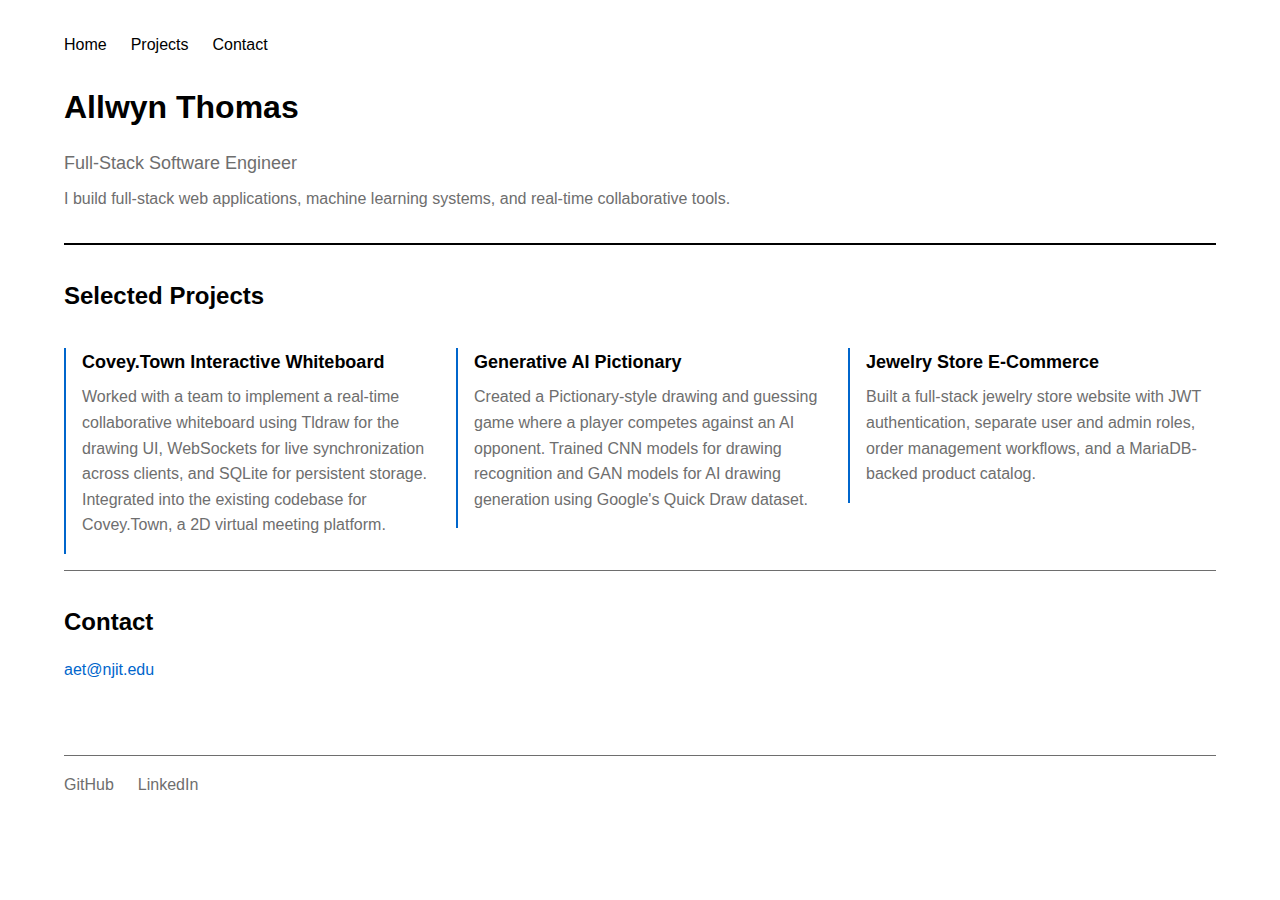
<file: index.html>
<!doctype html>
<html lang="en">
<head>
  <meta charset="utf-8">
  <meta name="viewport" content="width=device-width, initial-scale=1">
  <title>Allwyn Thomas — Full-Stack Software Engineer</title>
  <link rel="stylesheet" href="assets/css/styles.css">
</head>
<body class="page">
  <nav class="site-nav">
    <ul>
      <li><a href="index.html">Home</a></li>
      <li><a href="#projects">Projects</a></li>
      <li><a href="#contact">Contact</a></li>
    </ul>
  </nav>
  <header class="grid">
    <div class="span-12">
      <h1>Allwyn Thomas</h1>
      <p class="role">Full-Stack Software Engineer</p>
      <p>I build full-stack web applications, machine learning systems, and real-time collaborative tools.</p>
    </div>
  </header>
  <main>
    <section id="projects" class="grid projects">
      <h2 class="span-12">Selected Projects</h2>
      <article class="span-4 project-card">
        <h3><a href="projects/project-1.html">Covey.Town Interactive Whiteboard</a></h3>
        <p>Worked with a team to implement a real-time collaborative whiteboard using Tldraw for the drawing UI, WebSockets for live synchronization across clients, and SQLite for persistent storage. Integrated into the existing codebase for Covey.Town, a 2D virtual meeting platform.</p>
      </article>
      <article class="span-4 project-card">
        <h3><a href="projects/project-2.html">Generative AI Pictionary</a></h3>
        <p>Created a Pictionary-style drawing and guessing game where a player competes against an AI opponent. Trained CNN models for drawing recognition and GAN models for AI drawing generation using Google's Quick Draw dataset.</p>
      </article>
      <article class="span-4 project-card">
        <h3><a href="projects/project-3.html">Jewelry Store E-Commerce</a></h3>
        <p>Built a full-stack jewelry store website with JWT authentication, separate user and admin roles, order management workflows, and a MariaDB-backed product catalog.</p>
      </article>
    </section>
    <section id="contact" class="grid contact">
      <div class="span-12">
        <h2>Contact</h2>
        <p><a href="mailto:aet@njit.edu">aet@njit.edu</a></p>
      </div>
    </section>
  </main>
  <footer class="site-footer">
    <ul>
      <li><a href="https://github.com/AllwynThomas">GitHub</a></li>
      <li><a href="https://www.linkedin.com/in/allwyn-thomas">LinkedIn</a></li>
    </ul>
  </footer>
</body>
</html>
</file>
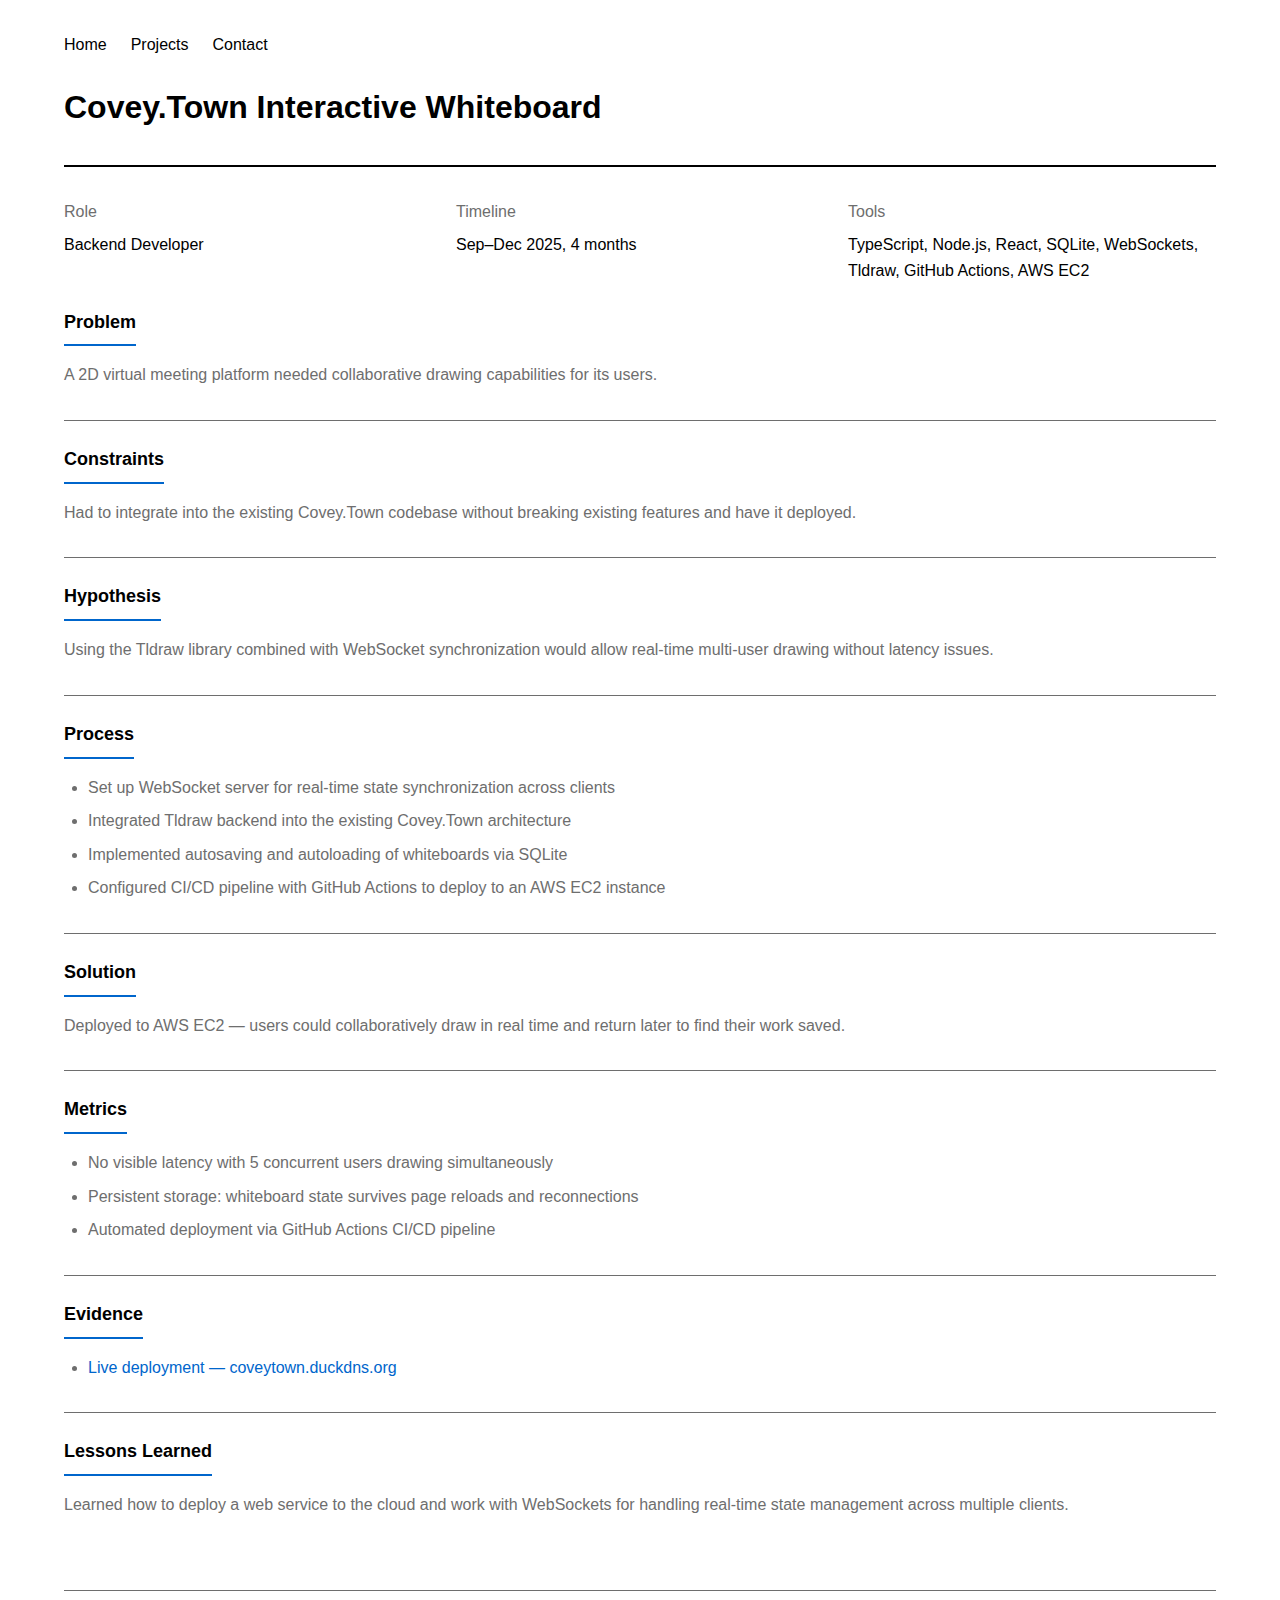
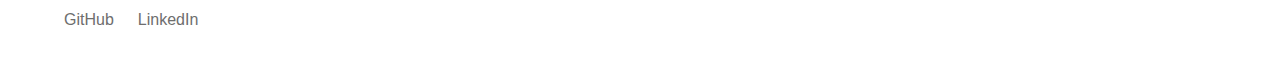
<file: projects/project-1.html>
<!doctype html>
<html lang="en">
<head>
  <meta charset="utf-8">
  <meta name="viewport" content="width=device-width, initial-scale=1">
  <title>Covey.Town Interactive Whiteboard — Allwyn Thomas</title>
  <link rel="stylesheet" href="../assets/css/styles.css">
</head>
<body class="page">
  <nav class="site-nav">
    <ul>
      <li><a href="../index.html">Home</a></li>
      <li><a href="../index.html#projects">Projects</a></li>
      <li><a href="../index.html#contact">Contact</a></li>
    </ul>
  </nav>
  <header class="grid">
    <div class="span-12">
      <h1>Covey.Town Interactive Whiteboard</h1>
    </div>
  </header>
  <main class="grid">
    <!-- Meta -->
    <section class="span-12 case-meta">
      <dl class="meta-grid">
        <div class="meta-item">
          <dt>Role</dt>
          <dd>Backend Developer</dd>
        </div>
        <div class="meta-item">
          <dt>Timeline</dt>
          <dd>Sep–Dec 2025, 4 months</dd>
        </div>
        <div class="meta-item">
          <dt>Tools</dt>
          <dd>TypeScript, Node.js, React, SQLite, WebSockets, Tldraw, GitHub Actions, AWS EC2</dd>
        </div>
      </dl>
    </section>

    <!-- Problem -->
    <section class="span-12 case-section">
      <h2>Problem</h2>
      <p>A 2D virtual meeting platform needed collaborative drawing capabilities for its users.</p>
    </section>

    <!-- Constraints -->
    <section class="span-12 case-section">
      <h2>Constraints</h2>
      <p>Had to integrate into the existing Covey.Town codebase without breaking existing features and have it deployed.</p>
    </section>

    <!-- Hypothesis -->
    <section class="span-12 case-section">
      <h2>Hypothesis</h2>
      <p>Using the Tldraw library combined with WebSocket synchronization would allow real-time multi-user drawing without latency issues.</p>
    </section>

    <!-- Process -->
    <section class="span-12 case-section">
      <h2>Process</h2>
      <ul>
        <li>Set up WebSocket server for real-time state synchronization across clients</li>
        <li>Integrated Tldraw backend into the existing Covey.Town architecture</li>
        <li>Implemented autosaving and autoloading of whiteboards via SQLite</li>
        <li>Configured CI/CD pipeline with GitHub Actions to deploy to an AWS EC2 instance</li>
      </ul>
    </section>

    <!-- Solution -->
    <section class="span-12 case-section">
      <h2>Solution</h2>
      <p>Deployed to AWS EC2 — users could collaboratively draw in real time and return later to find their work saved.</p>
    </section>

    <!-- Metrics -->
    <section class="span-12 case-section">
      <h2>Metrics</h2>
      <ul>
        <li>No visible latency with 5 concurrent users drawing simultaneously</li>
        <li>Persistent storage: whiteboard state survives page reloads and reconnections</li>
        <li>Automated deployment via GitHub Actions CI/CD pipeline</li>
      </ul>
    </section>

    <!-- Evidence -->
    <section class="span-12 case-section">
      <h2>Evidence</h2>
      <ul>
        <li><a href="https://coveytown.duckdns.org">Live deployment — coveytown.duckdns.org</a></li>
      </ul>
    </section>

    <!-- Lessons -->
    <section class="span-12 case-section">
      <h2>Lessons Learned</h2>
      <p>Learned how to deploy a web service to the cloud and work with WebSockets for handling real-time state management across multiple clients.</p>
    </section>
  </main>
  <footer class="site-footer">
    <ul>
      <li><a href="https://github.com/AllwynThomas">GitHub</a></li>
      <li><a href="https://www.linkedin.com/in/allwyn-thomas">LinkedIn</a></li>
    </ul>
  </footer>
</body>
</html>
</file>
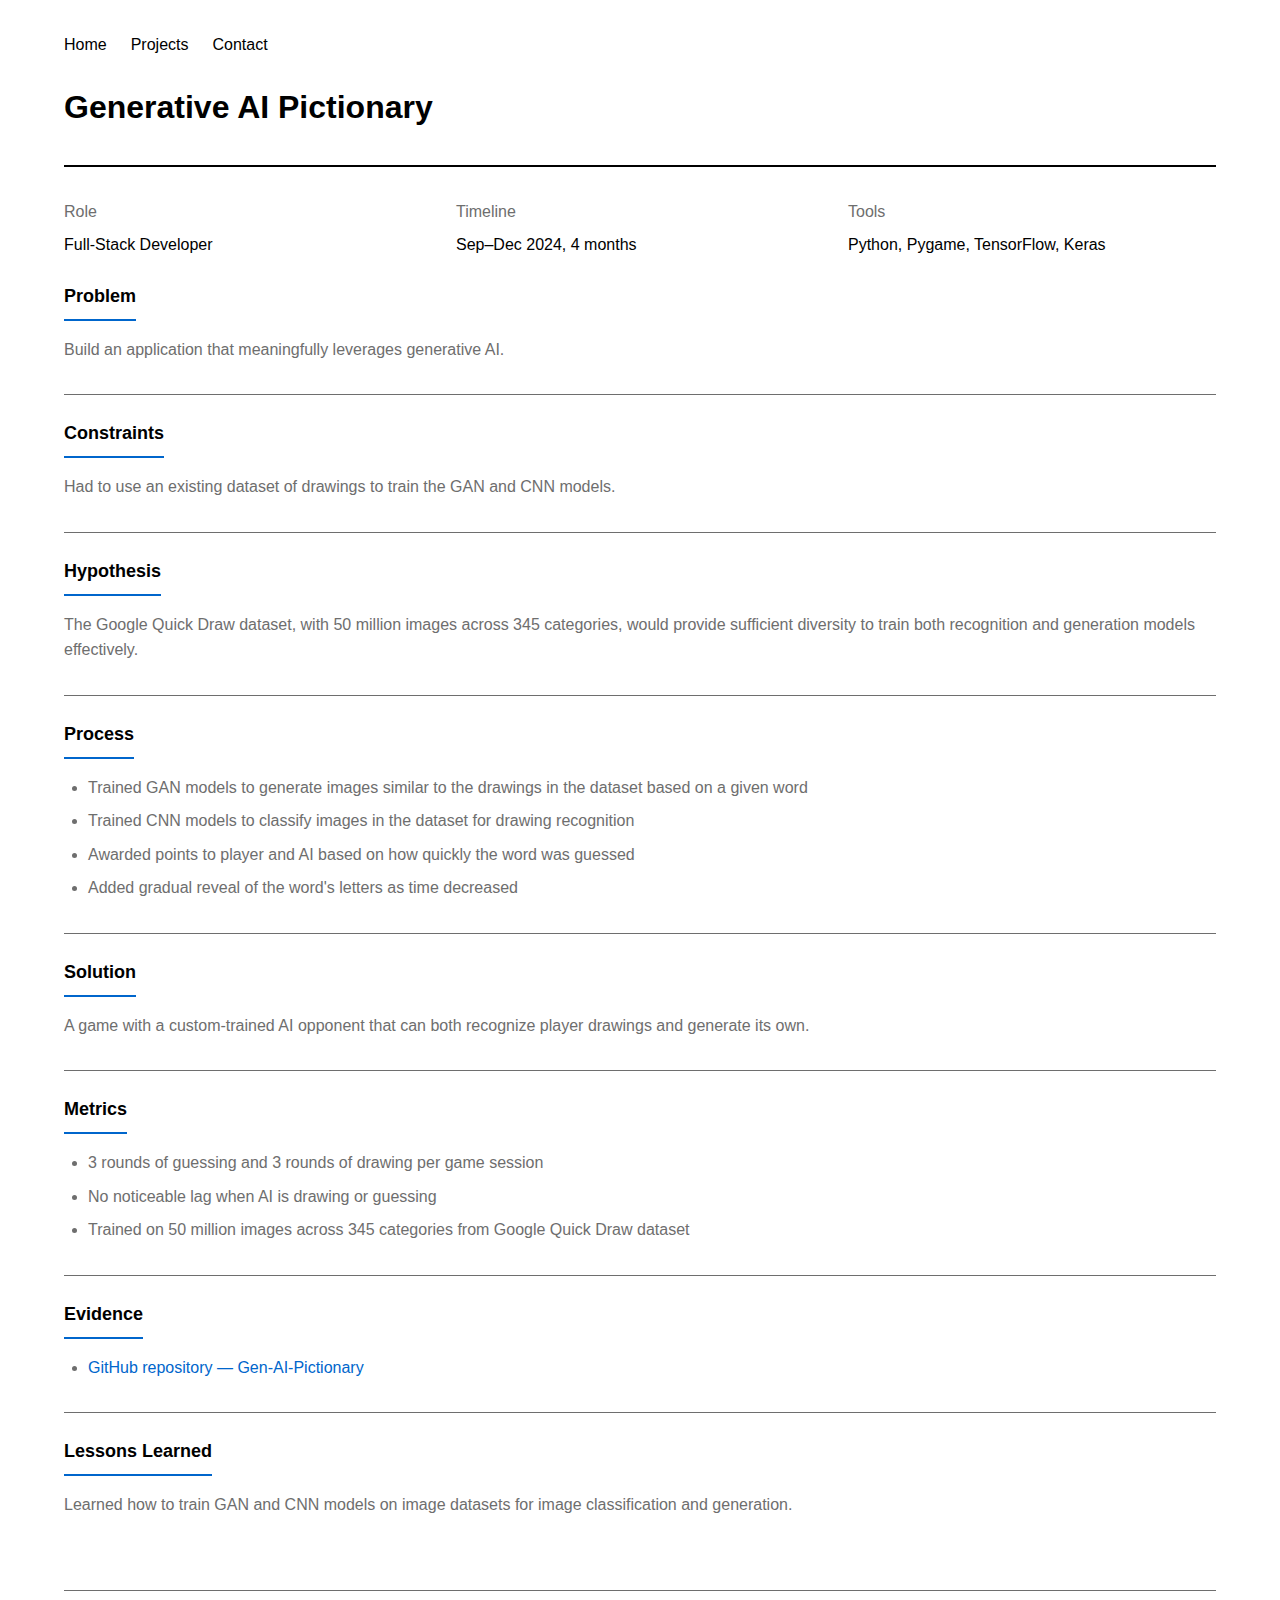
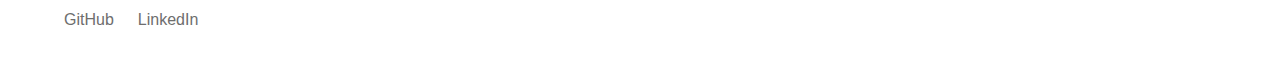
<file: projects/project-2.html>
<!doctype html>
<html lang="en">
<head>
  <meta charset="utf-8">
  <meta name="viewport" content="width=device-width, initial-scale=1">
  <title>Generative AI Pictionary — Allwyn Thomas</title>
  <meta name="description" content="Case study: A Pictionary-style game with a custom-trained AI opponent using CNN and GAN models on Google Quick Draw data.">
  <link rel="stylesheet" href="../assets/css/styles.css">
</head>
<body class="page">
  <nav class="site-nav" aria-label="Main navigation">
    <ul>
      <li><a href="../index.html">Home</a></li>
      <li><a href="../index.html#projects">Projects</a></li>
      <li><a href="../index.html#contact">Contact</a></li>
    </ul>
  </nav>
  <header class="grid">
    <div class="span-12">
      <h1>Generative AI Pictionary</h1>
    </div>
  </header>
  <main class="grid">
    <!-- Meta -->
    <section class="span-12 case-meta">
      <dl class="meta-grid">
        <div class="meta-item">
          <dt>Role</dt>
          <dd>Full-Stack Developer</dd>
        </div>
        <div class="meta-item">
          <dt>Timeline</dt>
          <dd>Sep–Dec 2024, 4 months</dd>
        </div>
        <div class="meta-item">
          <dt>Tools</dt>
          <dd>Python, Pygame, TensorFlow, Keras</dd>
        </div>
      </dl>
    </section>

    <!-- Problem -->
    <section class="span-12 case-section">
      <h2>Problem</h2>
      <p>Build an application that meaningfully leverages generative AI.</p>
    </section>

    <!-- Constraints -->
    <section class="span-12 case-section">
      <h2>Constraints</h2>
      <p>Had to use an existing dataset of drawings to train the GAN and CNN models.</p>
    </section>

    <!-- Hypothesis -->
    <section class="span-12 case-section">
      <h2>Hypothesis</h2>
      <p>The Google Quick Draw dataset, with 50 million images across 345 categories, would provide sufficient diversity to train both recognition and generation models effectively.</p>
    </section>

    <!-- Process -->
    <section class="span-12 case-section">
      <h2>Process</h2>
      <ul>
        <li>Trained GAN models to generate images similar to the drawings in the dataset based on a given word</li>
        <li>Trained CNN models to classify images in the dataset for drawing recognition</li>
        <li>Awarded points to player and AI based on how quickly the word was guessed</li>
        <li>Added gradual reveal of the word's letters as time decreased</li>
      </ul>
    </section>

    <!-- Solution -->
    <section class="span-12 case-section">
      <h2>Solution</h2>
      <p>A game with a custom-trained AI opponent that can both recognize player drawings and generate its own.</p>
    </section>

    <!-- Metrics -->
    <section class="span-12 case-section">
      <h2>Metrics</h2>
      <ul>
        <li>3 rounds of guessing and 3 rounds of drawing per game session</li>
        <li>No noticeable lag when AI is drawing or guessing</li>
        <li>Trained on 50 million images across 345 categories from Google Quick Draw dataset</li>
      </ul>
    </section>

    <!-- Evidence -->
    <section class="span-12 case-section">
      <h2>Evidence</h2>
      <ul>
        <li><a href="https://github.com/AllwynThomas/Gen-AI-Pictionary">GitHub repository — Gen-AI-Pictionary</a></li>
      </ul>
    </section>

    <!-- Lessons -->
    <section class="span-12 case-section">
      <h2>Lessons Learned</h2>
      <p>Learned how to train GAN and CNN models on image datasets for image classification and generation.</p>
    </section>
  </main>
  <footer class="site-footer" aria-label="Footer">
    <ul>
      <li><a href="https://github.com/AllwynThomas">GitHub</a></li>
      <li><a href="https://www.linkedin.com/in/allwyn-thomas">LinkedIn</a></li>
    </ul>
  </footer>
</body>
</html>
</file>
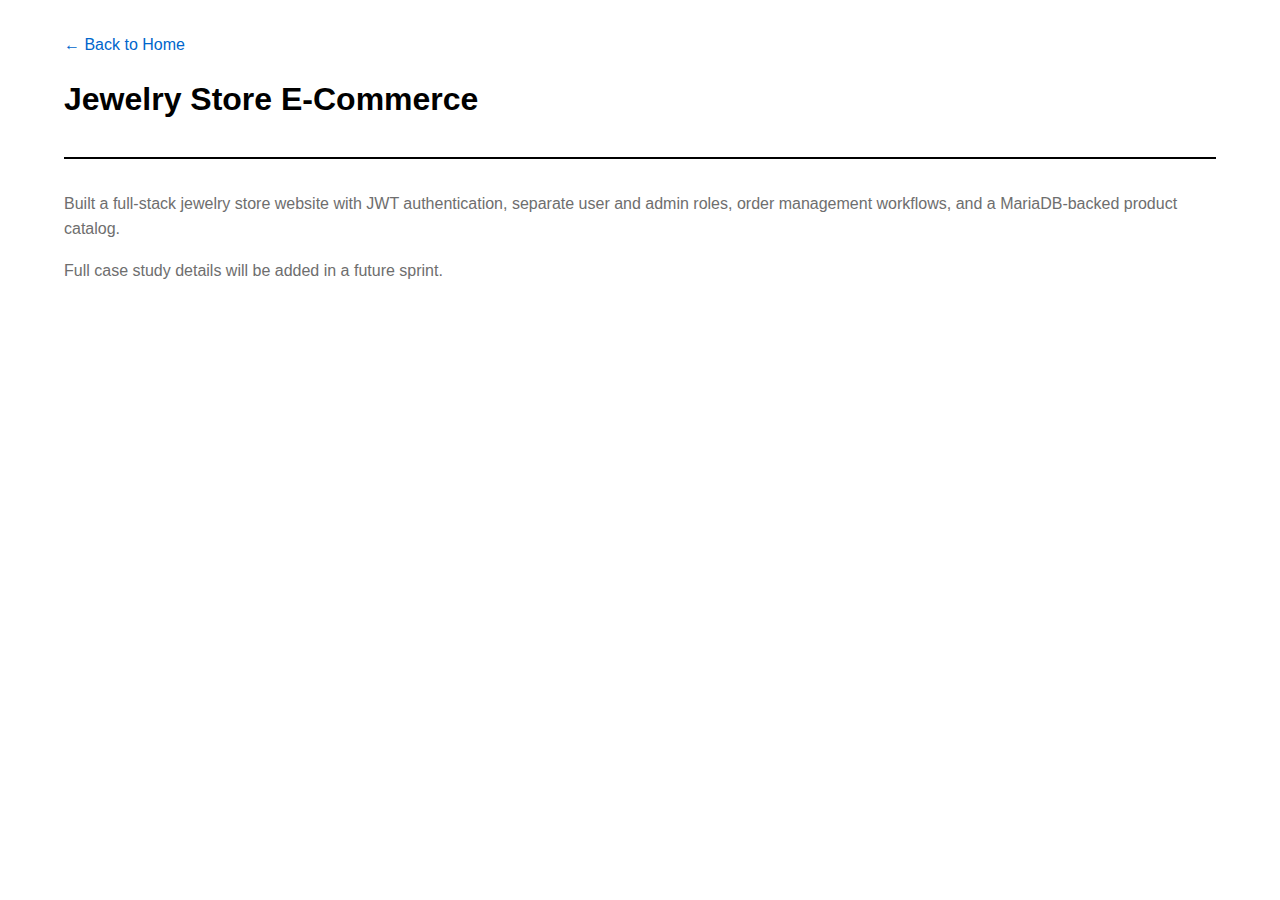
<file: projects/project-3.html>
<!doctype html>
<html lang="en">
<head>
  <meta charset="utf-8">
  <meta name="viewport" content="width=device-width, initial-scale=1">
  <title>Jewelry Store E-Commerce — Allwyn Thomas</title>
  <link rel="stylesheet" href="../assets/css/styles.css">
</head>
<body class="page">
  <header class="grid">
    <div class="span-12">
      <p><a href="../index.html">&larr; Back to Home</a></p>
      <h1>Jewelry Store E-Commerce</h1>
    </div>
  </header>
  <main class="grid">
    <section class="span-12">
      <p>Built a full-stack jewelry store website with JWT authentication, separate user and admin roles, order management workflows, and a MariaDB-backed product catalog.</p>
      <p>Full case study details will be added in a future sprint.</p>
    </section>
  </main>
</body>
</html>
</file>
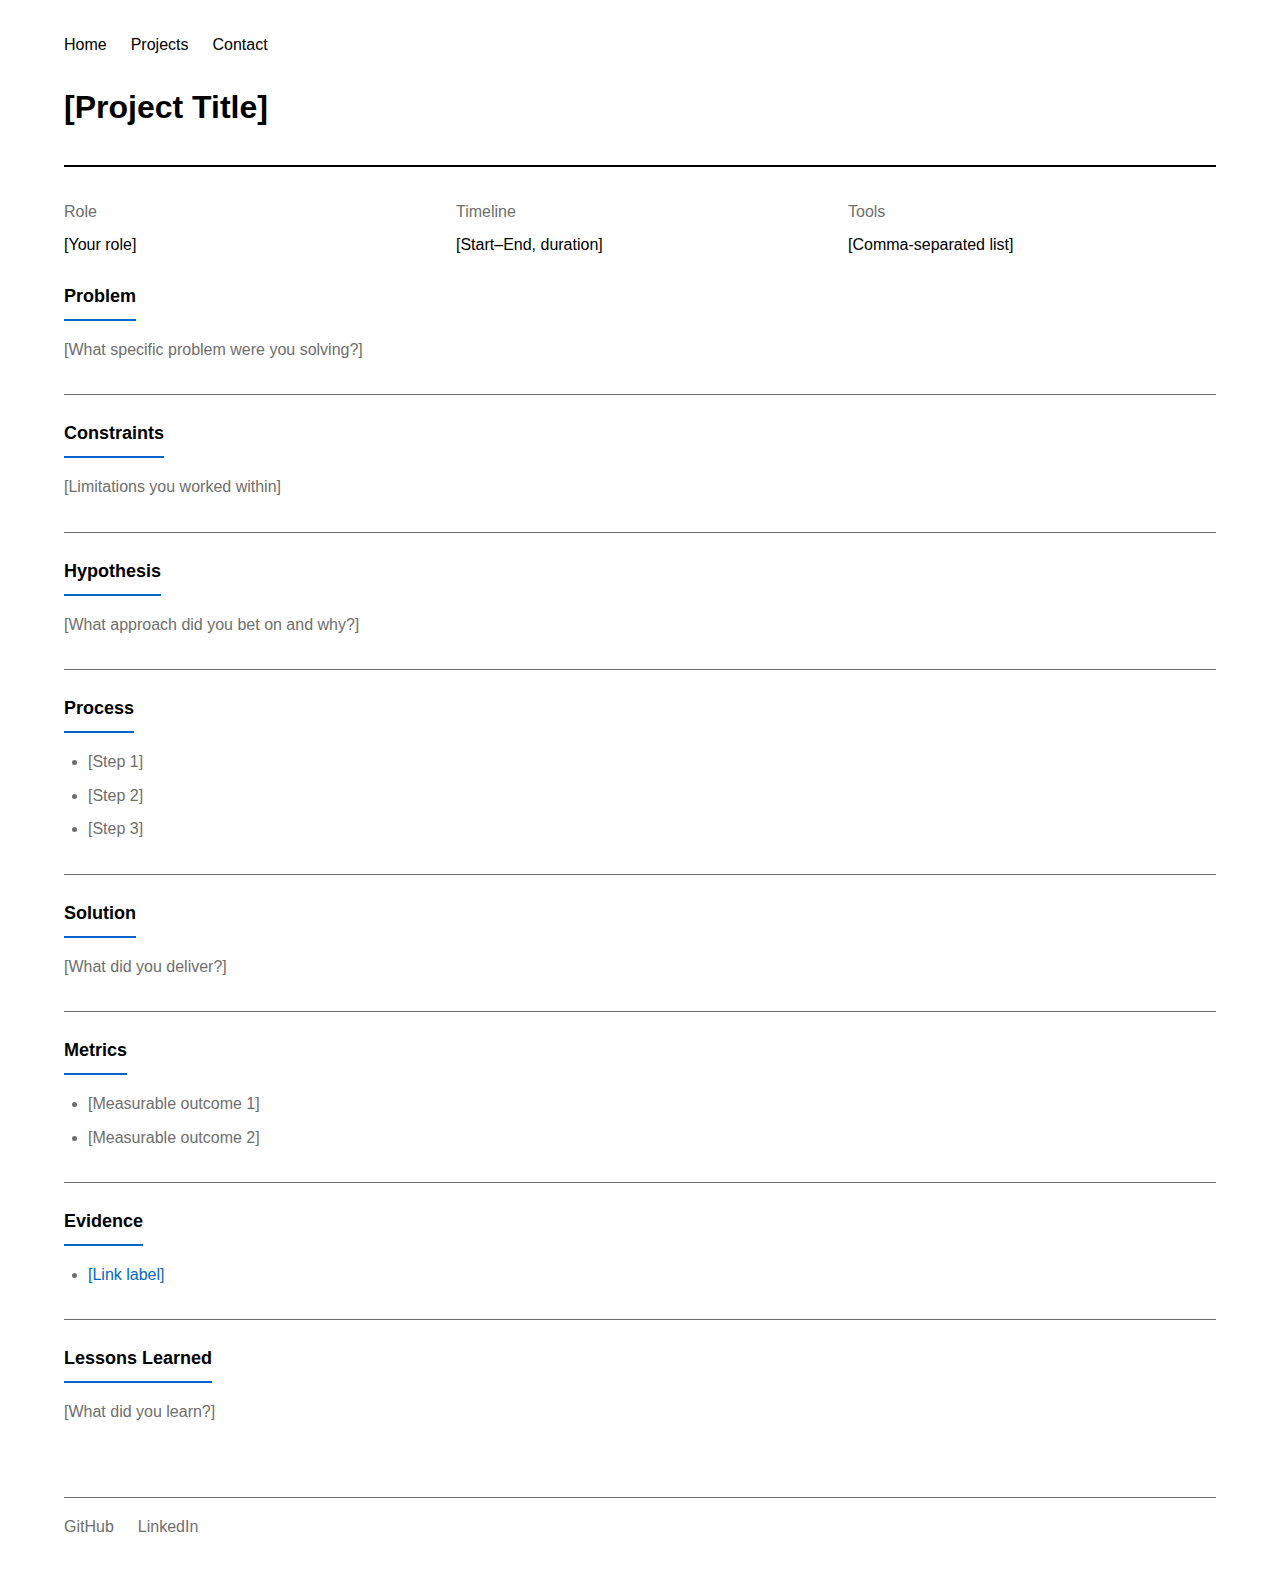
<file: projects/template.html>
<!doctype html>
<html lang="en">
<head>
  <meta charset="utf-8">
  <meta name="viewport" content="width=device-width, initial-scale=1">
  <title>[Project Title] — Allwyn Thomas</title>
  <link rel="stylesheet" href="../assets/css/styles.css">
</head>
<body class="page">
  <nav class="site-nav">
    <ul>
      <li><a href="../index.html">Home</a></li>
      <li><a href="../index.html#projects">Projects</a></li>
      <li><a href="../index.html#contact">Contact</a></li>
    </ul>
  </nav>
  <header class="grid">
    <div class="span-12">
      <h1>[Project Title]</h1>
    </div>
  </header>
  <main class="grid">
    <!-- Meta -->
    <section class="span-12 case-meta">
      <dl class="meta-grid">
        <div class="meta-item">
          <dt>Role</dt>
          <dd>[Your role]</dd>
        </div>
        <div class="meta-item">
          <dt>Timeline</dt>
          <dd>[Start–End, duration]</dd>
        </div>
        <div class="meta-item">
          <dt>Tools</dt>
          <dd>[Comma-separated list]</dd>
        </div>
      </dl>
    </section>

    <!-- Problem -->
    <section class="span-12 case-section">
      <h2>Problem</h2>
      <p>[What specific problem were you solving?]</p>
    </section>

    <!-- Constraints -->
    <section class="span-12 case-section">
      <h2>Constraints</h2>
      <p>[Limitations you worked within]</p>
    </section>

    <!-- Hypothesis -->
    <section class="span-12 case-section">
      <h2>Hypothesis</h2>
      <p>[What approach did you bet on and why?]</p>
    </section>

    <!-- Process -->
    <section class="span-12 case-section">
      <h2>Process</h2>
      <ul>
        <li>[Step 1]</li>
        <li>[Step 2]</li>
        <li>[Step 3]</li>
      </ul>
    </section>

    <!-- Solution -->
    <section class="span-12 case-section">
      <h2>Solution</h2>
      <p>[What did you deliver?]</p>
    </section>

    <!-- Metrics -->
    <section class="span-12 case-section">
      <h2>Metrics</h2>
      <ul>
        <li>[Measurable outcome 1]</li>
        <li>[Measurable outcome 2]</li>
      </ul>
    </section>

    <!-- Evidence -->
    <section class="span-12 case-section">
      <h2>Evidence</h2>
      <ul>
        <li><a href="[URL]">[Link label]</a></li>
      </ul>
    </section>

    <!-- Lessons -->
    <section class="span-12 case-section">
      <h2>Lessons Learned</h2>
      <p>[What did you learn?]</p>
    </section>
  </main>
  <footer class="site-footer">
    <ul>
      <li><a href="https://github.com/AllwynThomas">GitHub</a></li>
      <li><a href="https://www.linkedin.com/in/allwyn-thomas">LinkedIn</a></li>
    </ul>
  </footer>
</body>
</html>
</file>
<file: assets/css/styles.css>
/* Sprint 2: Global Design System (Swiss/International Typographic Style) */
:root {
  --black: #000000;
  --white: #ffffff;
  --gray: #6e6e6e;
  --accent: #0066cc;
  --space-1: 8px;
  --space-2: 16px;
  --space-3: 24px;
  --space-4: 32px;
  --space-5: 40px;
  --font-primary: "Helvetica Neue", Arial, sans-serif;
  --font-size-base: 16px;
  --font-size-2: 18px;
  --font-size-3: 24px;
  --font-size-4: 32px;
  --line-height: 1.6;
}

* {
  box-sizing: border-box;
}

body {
  margin: 0;
  background-color: var(--white);
  color: var(--black);
  font-family: var(--font-primary);
  font-size: var(--font-size-base);
  line-height: var(--line-height);
  text-align: left;
}

a {
  color: var(--accent);
  text-decoration: none;
}

a:hover,
a:focus {
  text-decoration: underline;
}

.page {
  max-width: 1200px;
  margin: 0 auto;
  padding: var(--space-4) var(--space-3);
}

.grid {
  display: grid;
  grid-template-columns: repeat(12, minmax(0, 1fr));
  gap: var(--space-3);
  align-items: start;
}

.span-12 {
  grid-column: span 12;
}

.span-6 {
  grid-column: span 6;
}

.span-4 {
  grid-column: span 4;
}

@media (max-width: 900px) {
  .grid {
    grid-template-columns: repeat(6, minmax(0, 1fr));
  }

  .span-6,
  .span-4 {
    grid-column: span 6;
  }
}

@media (max-width: 600px) {
  .grid {
    grid-template-columns: repeat(4, minmax(0, 1fr));
    gap: var(--space-2);
  }

  .page {
    padding: var(--space-3) var(--space-2);
  }

  .span-6,
  .span-4,
  .span-12 {
    grid-column: span 4;
  }
}

h1 {
  font-size: var(--font-size-4);
  margin: 0 0 var(--space-2);
}

h2 {
  font-size: var(--font-size-3);
  margin: 0 0 var(--space-2);
}

p,
ul {
  margin: 0 0 var(--space-2);
  color: var(--gray);
}

ul {
  padding-left: var(--space-3);
}

header {
  margin-bottom: var(--space-4);
  border-bottom: 2px solid var(--black);
  padding-bottom: var(--space-2);
}

section {
  padding: 0 0 var(--space-2);
  border-bottom: 1px solid var(--gray);
}

section:last-of-type {
  border-bottom: none;
}

.label {
  display: inline-block;
  font-size: var(--font-size-2);
  letter-spacing: 0.03em;
  color: var(--black);
  padding: 0 0 var(--space-1);
  border-bottom: 2px solid var(--accent);
  margin-bottom: var(--space-2);
}

.list-inline {
  display: flex;
  gap: var(--space-2);
  padding: 0;
  list-style: none;
  margin: 0 0 var(--space-2);
}

.list-inline li {
  color: var(--gray);
}

/* Sprint 3: Homepage layout */
.role {
  font-size: var(--font-size-2);
  color: var(--gray);
  margin-bottom: var(--space-1);
}

.projects h2 {
  margin-bottom: var(--space-1);
}

.project-card {
  border-left: 2px solid var(--accent);
  padding-left: var(--space-2);
}

.project-card h3 {
  font-size: var(--font-size-2);
  margin: 0 0 var(--space-1);
}

.project-card h3 a {
  color: var(--black);
}

.project-card h3 a:hover,
.project-card h3 a:focus {
  color: var(--accent);
}

.project-card p {
  font-size: var(--font-size-base);
}

.contact {
  margin-top: var(--space-4);
}

/* Sprint 4: Case study layout */
.case-meta {
  border-bottom: none;
  padding-bottom: 0;
}

.meta-grid {
  display: grid;
  grid-template-columns: repeat(3, 1fr);
  gap: var(--space-3);
  margin: 0;
}

.meta-item dt {
  font-size: var(--font-size-base);
  color: var(--gray);
  margin-bottom: var(--space-1);
}

.meta-item dd {
  margin: 0;
  font-size: var(--font-size-base);
  color: var(--black);
}

.case-section h2 {
  font-size: var(--font-size-2);
  border-bottom: 2px solid var(--accent);
  display: inline-block;
  padding-bottom: var(--space-1);
  margin-bottom: var(--space-2);
}

.case-section ul {
  padding-left: var(--space-3);
}

.case-section li {
  margin-bottom: var(--space-1);
}

@media (max-width: 600px) {
  .meta-grid {
    grid-template-columns: 1fr;
    gap: var(--space-2);
  }
}

/* Sprint 5: Navigation and footer */
.site-nav {
  margin-bottom: var(--space-3);
}

.site-nav ul {
  display: flex;
  gap: var(--space-3);
  list-style: none;
  padding: 0;
  margin: 0;
}

.site-nav a {
  font-size: var(--font-size-base);
  color: var(--black);
  text-decoration: none;
}

.site-nav a:hover,
.site-nav a:focus {
  color: var(--accent);
  text-decoration: underline;
}

.site-footer {
  margin-top: var(--space-5);
  padding-top: var(--space-2);
  border-top: 1px solid var(--gray);
}

.site-footer ul {
  display: flex;
  gap: var(--space-3);
  list-style: none;
  padding: 0;
  margin: 0;
}

.site-footer a {
  font-size: var(--font-size-base);
  color: var(--gray);
}

.site-footer a:hover,
.site-footer a:focus {
  color: var(--accent);
}
</file>
